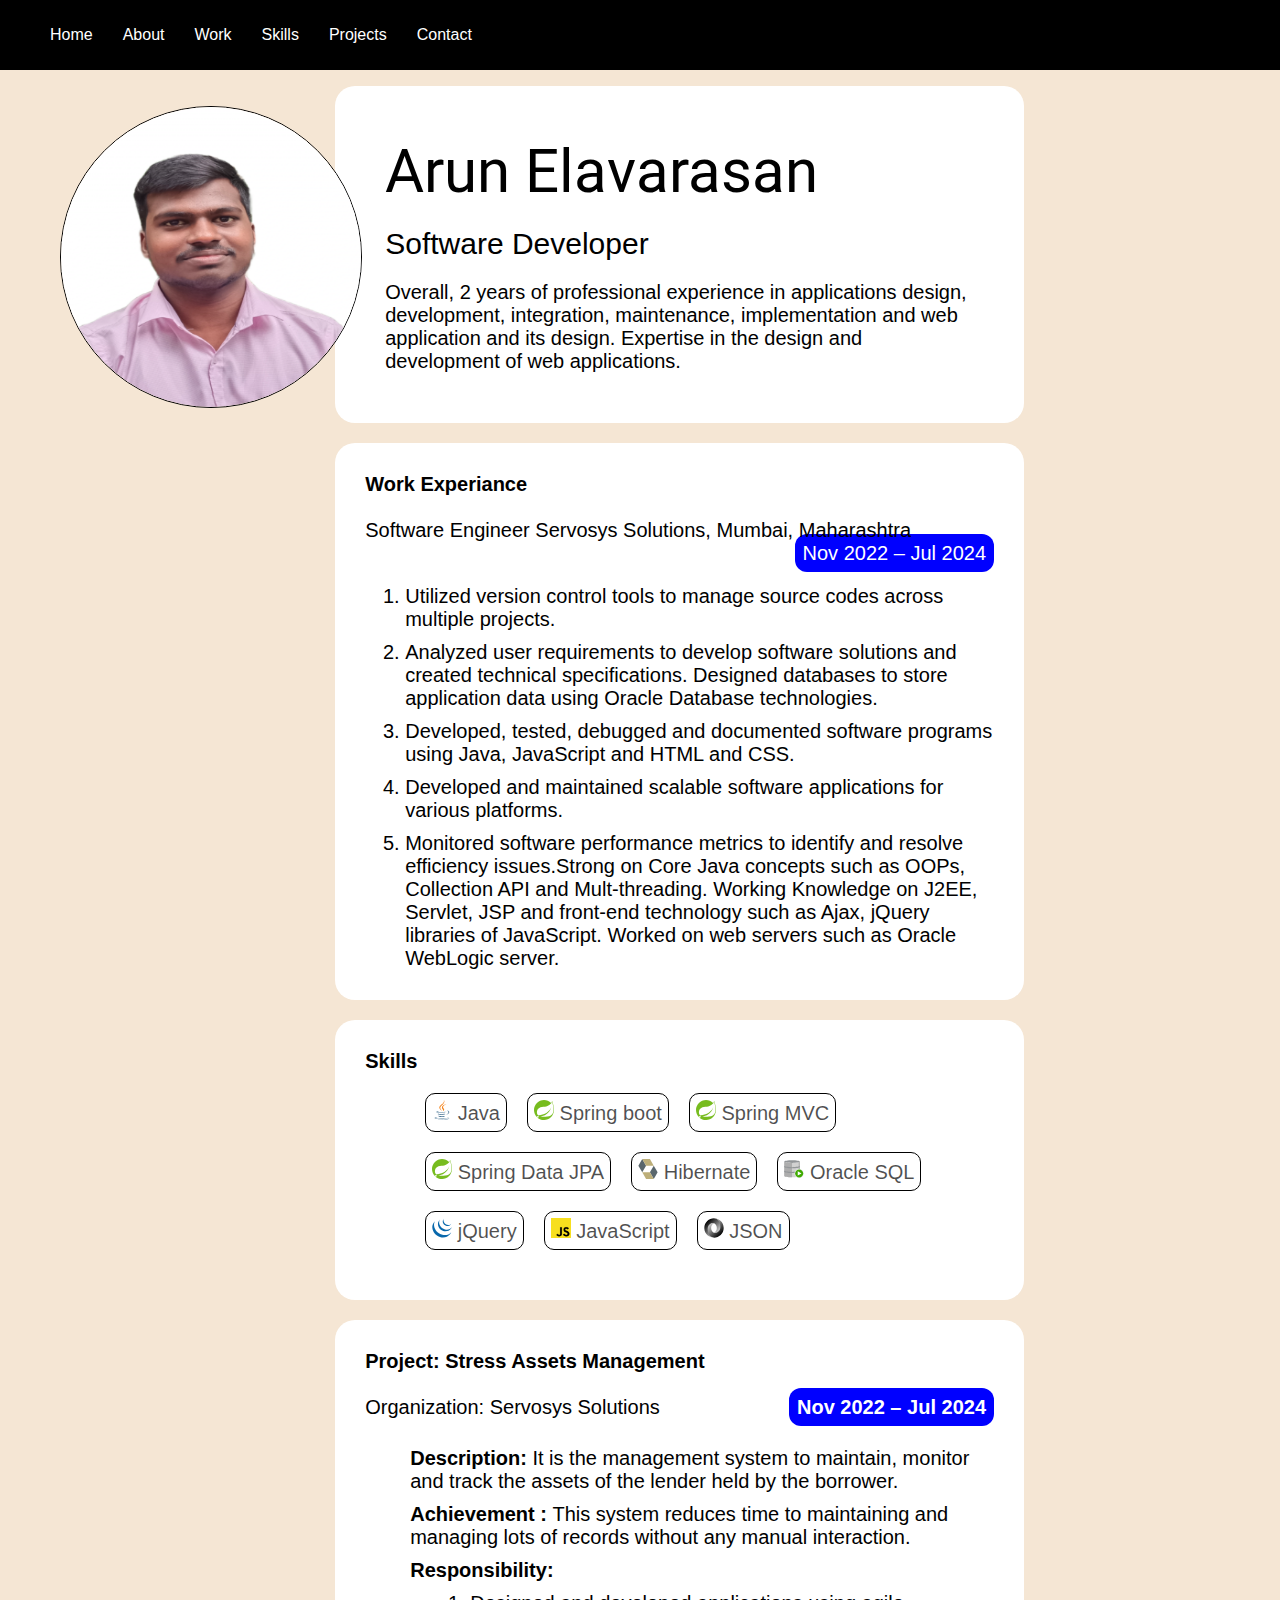
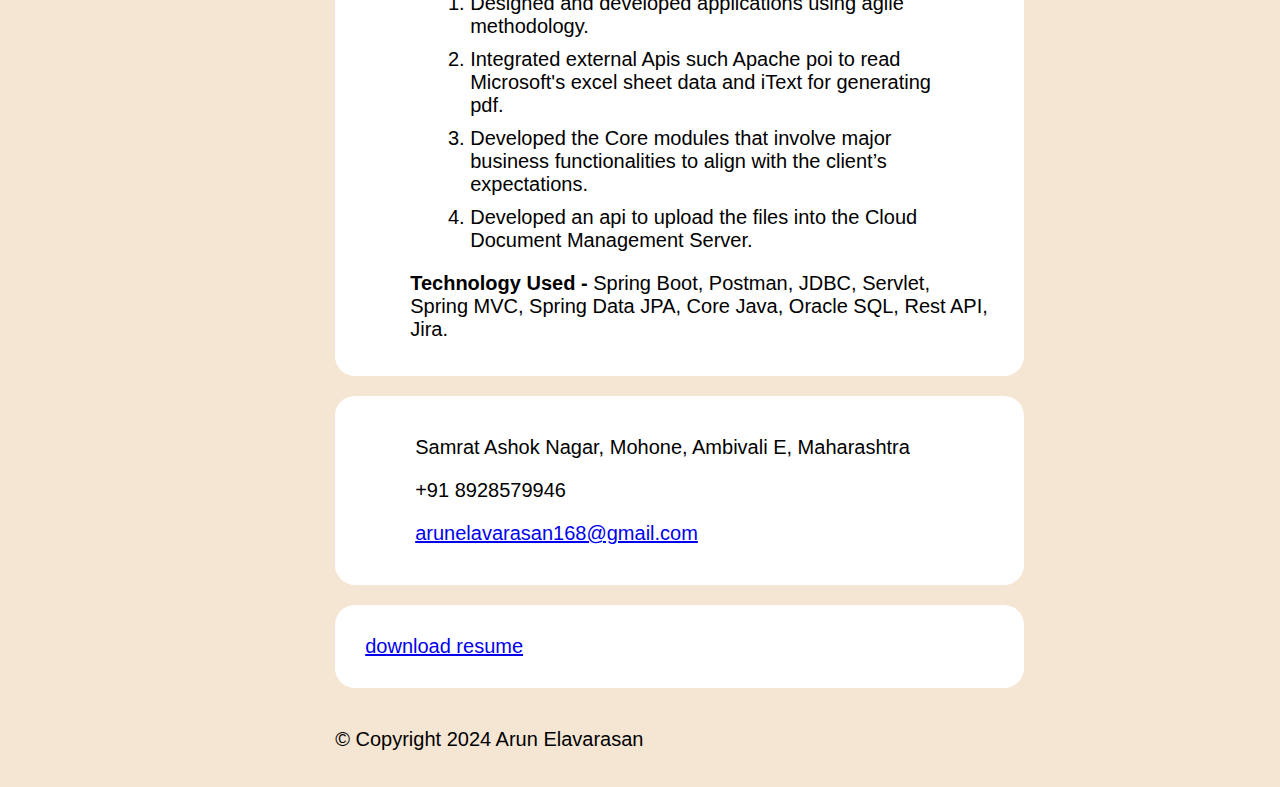
<file: index.html>
<!DOCTYPE html>
<html lang="en">

<head>
  <meta charset="utf-8" />
  <meta name="viewport" content="width=device-width, initial-scale=1" />
  <title>Protfolio</title>
  <link rel="stylesheet" href="./css/master.css" />
  <link rel="preconnect" href="https://fonts.googleapis.com" />
  <link rel="preconnect" href="https://fonts.gstatic.com" crossorigin />
  <link
    href="https://fonts.googleapis.com/css2?family=Roboto:ital,wght@0,100;0,300;0,400;0,500;0,700;0,900;1,100;1,300;1,400;1,500;1,700;1,900&display=swap"
    rel="stylesheet" />
</head>
<script>
  function toggle() {
    const nav = document.getElementById("myNav");
    if (!nav.classList.contains("open")) {
      document.getElementById("myNav").classList.add("open");
    } else {
      document.getElementById("myNav").classList.remove("open");
    }

  }
</script>

<body>
  <header>
    <div id="menu">
      <img onclick="toggle()" src="./images/menu-svgrepo-com.png" style="height: 20px;float: right;">
    </div>
    <ul id="myNav">
      <li>Home</li>
      <li>About</li>
      <li>Work</li>
      <li>Skills</li>
      <li>Projects</li>
      <li>Contact</li>
    </ul>
  </header>
  <div class="container">
    <ul class="profile home">
      <li class="photo"><img src="./assets/arun.png" id="photo" /></li>
      <li class="details">
        <div class="details-field">
          <div class="roboto-regular name">Arun Elavarasan</div>
          <div class="role">Software Developer</div>
          <div class="summary">
            Overall, 2 years of professional experience in
            applications design, development, integration, maintenance,
            implementation and web application and its design. Expertise in
            the design and development of web applications.
          </div>
        </div>
        <div>
          <div class="work">
            <div class="work-title">
              <b>Work Experiance</b><br><br>
              <section>
                Software Engineer Servosys Solutions, Mumbai, Maharashtra
                <span style="float: right"><a class="year">Nov 2022 – Jul
                    2024</a></span>
              </section>
            </div>
            <div>
              <ol class="responsibility">
                <li>
                  Utilized version control tools to manage source codes across
                  multiple projects.
                </li>
                <li>
                  Analyzed user requirements to develop software solutions and
                  created technical specifications. Designed databases to
                  store application data using Oracle Database technologies.
                </li>
                <li>
                  Developed, tested, debugged and documented software programs
                  using Java, JavaScript and HTML and CSS.
                </li>
                <li>
                  Developed and maintained scalable software applications for
                  various platforms.
                </li>
                <li>
                  Monitored software performance metrics to identify and
                  resolve efficiency issues.Strong on Core Java concepts such
                  as OOPs, Collection API and Mult-threading. Working
                  Knowledge on J2EE, Servlet, JSP and front-end technology
                  such as Ajax, jQuery libraries of JavaScript. Worked on web
                  servers such as Oracle WebLogic server.
                </li>
              </ol>
            </div>
          </div>
        </div>
        <div>
          <b>Skills</b>
          <div>
            <ul class="skills">
              <li><img src="/images/java-icon.svg"> Java</li>
              <li><img src="/images/spring-3.svg"> Spring boot</li>
              <li><img src="/images/spring-3.svg"> Spring MVC</li>
              <li><img src="/images/spring-3.svg"> Spring Data JPA</li>
              <li><img src="/images/hibernate-icon.svg"> Hibernate</li>
              <li><img src="/images/SQL Developer.svg"> Oracle SQL</li>
              <li><img src="/images/jQuery.svg"> jQuery</li>
              <li><img src="/images/js.png"> JavaScript</li>
              <li><img src="/images/JSON.svg"> JSON</li>
            </ul>
          </div>
        </div>
        <div class="projects">
          <b>Project: Stress Assets Management</b><br><br>
          <section>Organization: Servosys Solutions <span style="float: right"><b class="year">Nov 2022 – Jul
                2024</b></span></section><br>

          <ul class="project-details">
            <li>
              <b>Description:</b> It is the management system to maintain,
              monitor and track the assets of the lender held by the borrower.
            </li>
            <li>
              <b>Achievement : </b>This system reduces time to maintaining and
              managing lots of records without any manual interaction.
            </li>
            <li>
              <b>Responsibility: </b>
              <ol class="responsibility-list">
                <li>
                  Designed and developed applications using agile methodology.
                </li>
                <li>
                  Integrated external Apis such Apache poi to read Microsoft's
                  excel sheet data and iText for generating pdf.
                </li>
                <li>
                  Developed the Core modules that involve major business
                  functionalities to align with the client’s expectations.
                </li>
                <li>
                  Developed an api to upload the files into the Cloud Document
                  Management Server.
                </li>
              </ol>
            </li>
            <li>
              <b>Technology Used - </b>Spring Boot, Postman, JDBC, Servlet,
              Spring MVC, Spring Data JPA, Core Java, Oracle SQL, Rest API,
              Jira.
            </li>
          </ul>
        </div>
        <div class="about contact">
          <ul>
            <li>Samrat Ashok Nagar, Mohone, Ambivali E, Maharashtra</li>
            <li>+91 8928579946</li>
            <li class="email"><a
                href="https://mail.google.com/mail/u/0/#sent?compose=CllgCJTNqbvgWjnNvzlZZxPmHRdPcshsKGmgJDbzjvLBRMmrgrfhsGdVpbjVhldcMnLXxPxPsFg">arunelavarasan168@gmail.com</a>
            </li>
          </ul>
        </div>
        <div>
          <a href="/resume/Arun Elavarasan RESUME.pdf">download resume</a>
        </div>
        <footer>
          <p class="copyright-text">© Copyright 2024 Arun Elavarasan</p>
        </footer>
      </li>
    </ul>
  </div>
  <script>
    document.querySelectorAll("header > ul > li").forEach(function (e, i) {
      e.addEventListener("click", function () {
        document
          .querySelector("." + this.textContent.toLowerCase())
          .scrollIntoView();
        console.log(this.textContent);
      });
    });
  </script>
</body>

</html>
</file>
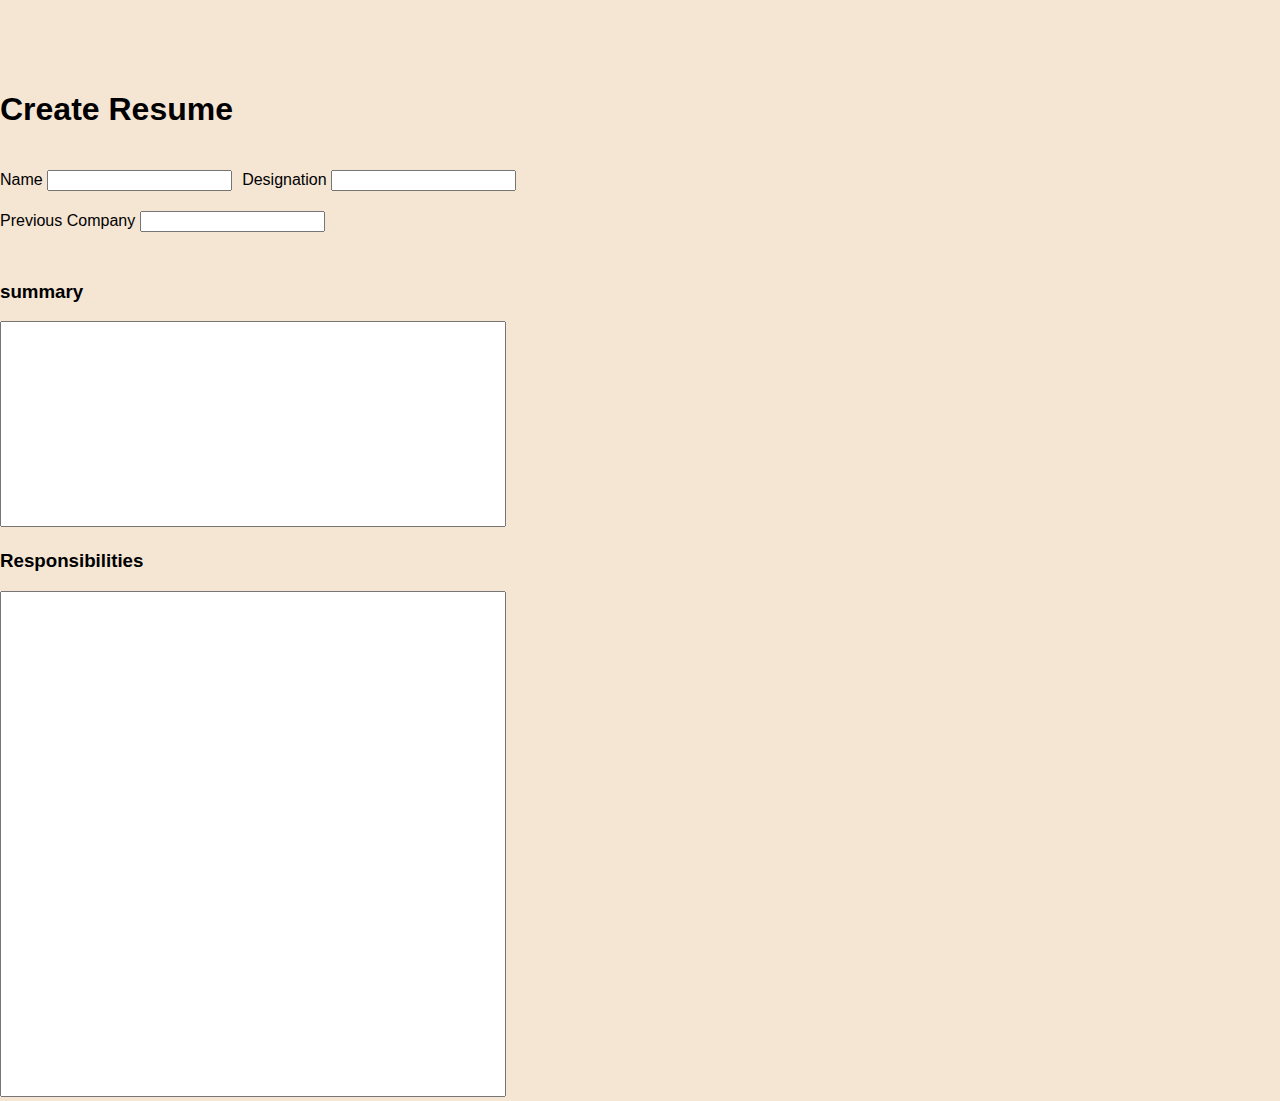
<file: details.html>
<!DOCTYPE html>
<html lang="en">

<head>
    <meta charset="utf-8" />
    <meta name="viewport" content="width=device-width, initial-scale=1" />
    <title>Bootstrap demo</title>
    <link rel="stylesheet" href="./css/master.css" />
    <link rel="preconnect" href="https://fonts.googleapis.com" />
    <link rel="preconnect" href="https://fonts.gstatic.com" crossorigin />
    <link
        href="https://fonts.googleapis.com/css2?family=Roboto:ital,wght@0,100;0,300;0,400;0,500;0,700;0,900;1,100;1,300;1,400;1,500;1,700;1,900&display=swap"
        rel="stylesheet" />
</head>

<body>
    <div class="container">
        <div class="container-fluid">
            <h1>Create Resume</h1>
            <div class="fields">
                <div class="field">
                    <label for="name"> Name </label>
                    <input type="text" name="name" />
                </div>
                <div class="field">
                    <label for="designation"> Designation </label>
                    <input type="text" name="Designation" />
                </div>
            </div>
            <div class="experience">
                <div class="field">
                    <label for="previouscompany"> Previous Company </label>
                    <input type="text" name="previouscompany"></input>
                </div>
                <section>
                    <div class="field">
                        <h3> summary </h3>
                        <textarea type="text" name="summary" class="mid-text"></textarea>
                    </div>
                    <div class="field">
                        <h3> Responsibilities </h3>
                        <textarea type="text" name="responsibility" class="big-text"></textarea>
                    </div>
                </section>
                
            </div>
        </div>
    </div>
</body>

</html>
</file>
<file: css/master.css>
@import url("https://cdnjs.cloudflare.com/ajax/libs/font-awesome/4.7.0/css/font-awesome.min.css");
@import url("https://fonts.googleapis.com/css2?family=Material+Symbols+Outlined:opsz,wght,FILL,GRAD@20..48,100..700,0..1,-50..200");
body {
    margin: 0;
    padding: 0;
    background-color: rgb(245, 230, 212);
    font-family: "Nunito Sans", sans-serif;
}

header > ul {
    list-style-type: none;
    display: inline-flex;
    gap: 10px;
    color: white;
}

header > ul > li {
    padding: 10px;
    border-radius: 10px;
    cursor: pointer;
}

header > #menu > img {
    padding: 20px;
}

header > ul > li:hover {
    background-color: white;
    color: black;
}

header {
    background-color: black;
    display: block;
    width: 100%;
    position: fixed;
}

#photo {
    border-radius: 200px;
    height: 300px;
    width: 300px;
    border: 1px solid black;
    position: fixed;
    margin: 20px;
}

.hide {
    display: none !important;
}

.about > ul{
    list-style-type: none;
}

.about > ul > li{
    padding: 10px;
}

.email {
    /* color: ; */
}

.year{
    background-color: blue;
    color: white;
    padding: 8px;
    cursor: pointer;
    border-radius: 12px;
}
.container {
    display: inline-flex;
    width: 80%;
    margin-top: 70px;
}

.name {
    font-size: 60px;
}
.summary {
    font-size: 20px;
}

.role {
    font-size: 30px;
}

.skills {
    list-style-type: none;
    margin: 20px;
    display: inline-flex;
    flex-wrap: wrap;
    gap: 20px;
}

.skills > li{
    padding: 6px;
    cursor: pointer;
    background-color: white;
    color: rgba(0, 0, 0, 0.686);
    border: 1px solid black;
    border-radius: 10px;
}

.skills img {
    height: 20px;
    width: 20px;
}

.red {
    background-color: red;
    border-radius: 10px;
    color: white;
}

.green {
    background-color: green;
    border-radius: 10px;
    color: white;
}

.blue {
    background-color: rgb(0, 62, 128);
    border-radius: 10px;
    color: white;
}

.yellow {
    background-color: yellow;
    border-radius: 10px;
    color: rgb(140, 140, 140);
}


.responsibility-list {
    margin: 10px;
    /* list-style-type: none; */
}

.responsibility-list > li {
    margin: 10px;
    /* list-style-type: none; */
}

.responsibility {
    display: inline-flex;
    flex-direction: column;
    gap: 10px;
}

.work {
    display: inline-flex;
    flex-direction: column;
    gap: 20px;

}

.big-text{
    width: 500px;
    height: 500px;
}

.mid-text{
    width: 500px;
    height: 200px;
}

textarea {
    resize: none;
    overflow: hidden;
}

.experience > section > div {
    display: inline;
}

.experience {
    display: inline-flex;
    flex-direction: column;
    gap: 30px;
}

.fields{
    display: inline-flex;
    flex-wrap: wrap;
    gap: 10px;
}

.container-fluid{
    display: inline-flex;
    flex-direction: column;
    /* flex-wrap: wrap; */
    gap: 20px;
}

.details {
    display: inline-flex;
    flex-direction: column;
    gap: 20px;
    font-size: 20px;
}

.profile {
    display: inline-flex;
    gap: 30%;
    list-style-type: none;
    align-items:start;
    width: 100%;
}

.details-field > div{
    margin: 20px;
}

.project-details > li{
    list-style-type: none;
    padding: 5px;
}

.project {
    display: inline-flex;
    flex-direction: column;
    gap: 10px;
}

#menu {
    display: none;
}

.details > div {
    background-color: rgb(255, 255, 255);
    padding: 30px;
    border-radius: 20px;
}

.roboto-regular {
    font-family: "Roboto", system-ui;
    font-weight: 400;
    font-style: normal;
}

@media (width > 800px) {
    /* #myNav > li{
        display: inline;
    } */
}

@media (max-width: 800px) {
    .profile {
      gap: 10px;
      flex-direction: column;
      width: 100%;
    }
    #photo {
        border-radius: 200px;
        height: 150px;
        width: 150px;
    }
    .details {
        width: 300px;
    }

    body {
        font-size: 10px !important;
    }

    .name {
        font-size: 20px;
    }
    .summary, .responsibility , .project-details , .about{
        font-size: 15px;
    }
    .work > section {
        font-size: 15px;
    }

    .responsibility-list {
        margin-left: -30px;
    }

    .role {
        font-size: 17px;
    }
    .container {
        width: 100%;
    }

    .skills{
        font-size: 10px;
        gap: 10px;
    }

    #photo {
        position: relative;
        z-index: -1;
    }

    .year {
        font-size: 7px;
    }

    #myNav {
        display: none;
    }

    #menu {
        display: inline;
    }

    section {
        font-size: 15px;
    }

    .open {
        display: inline-block !important;
    }
  }
</file>
